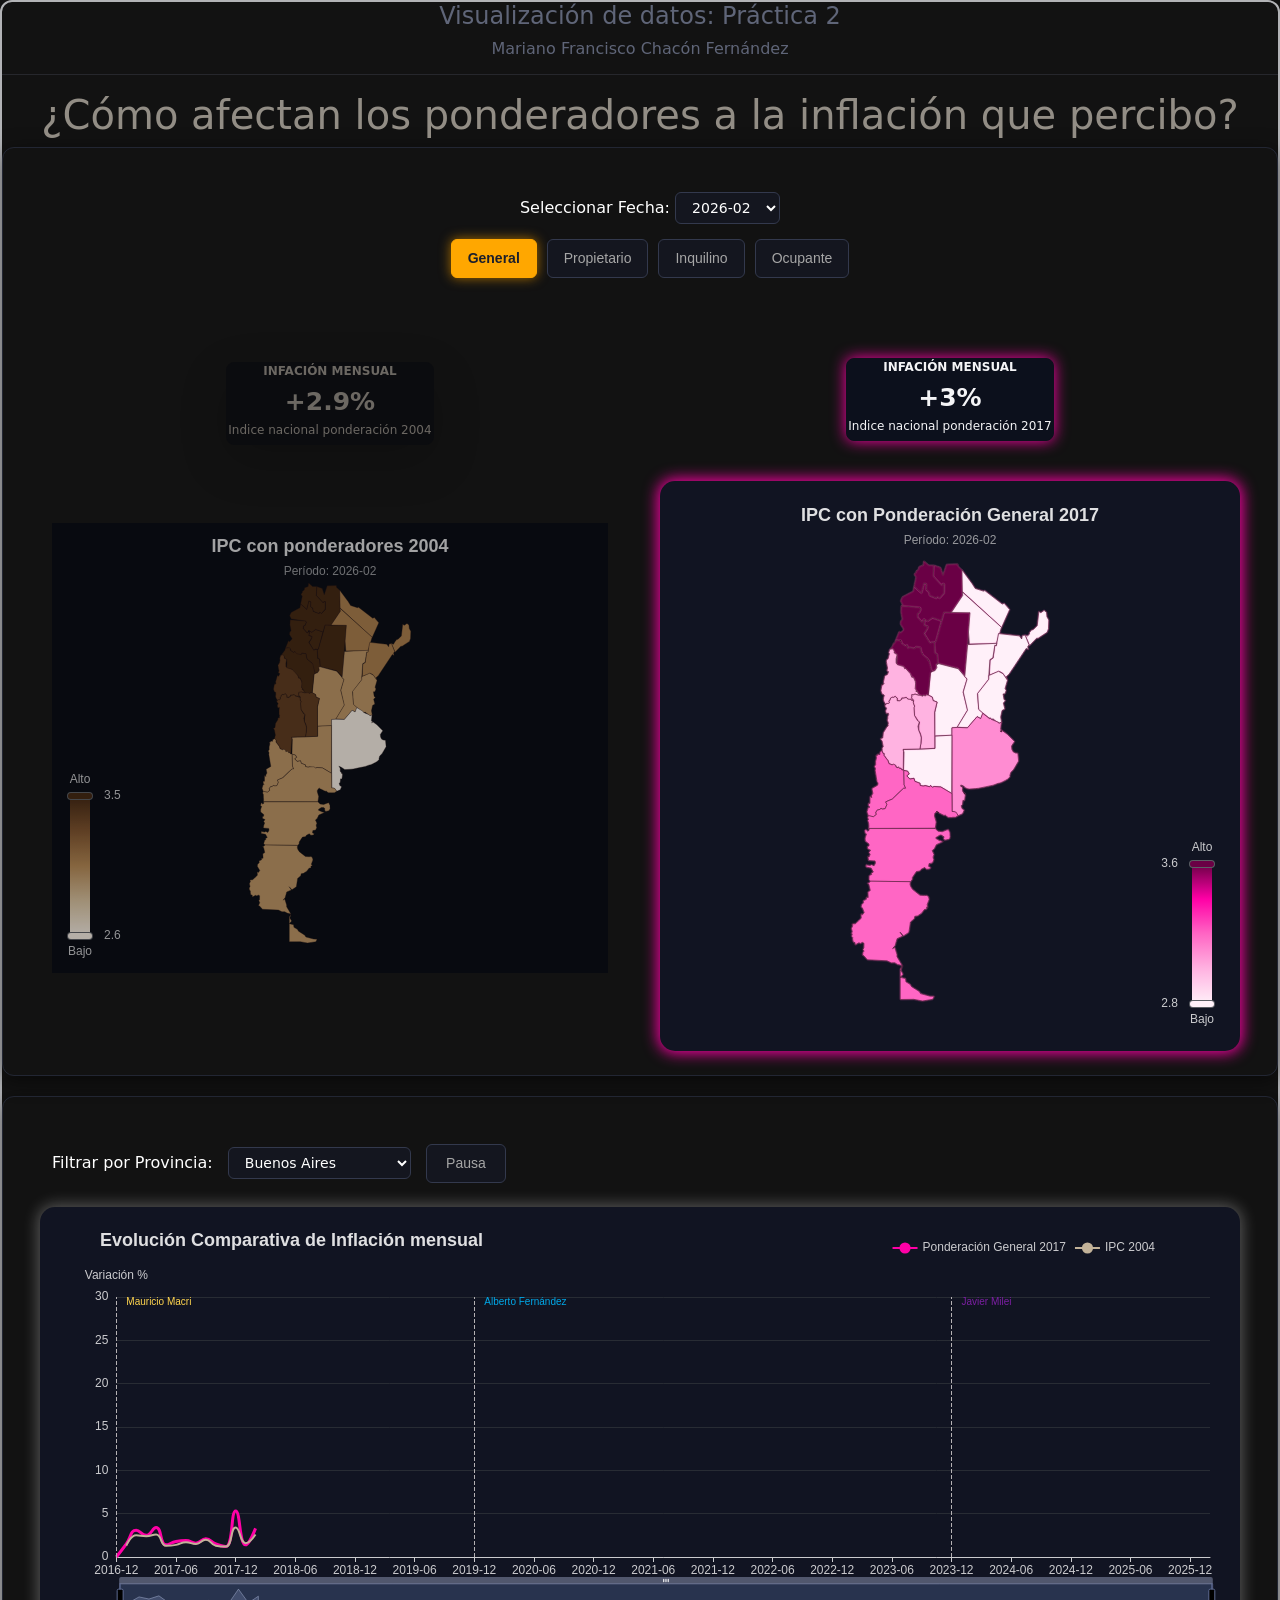
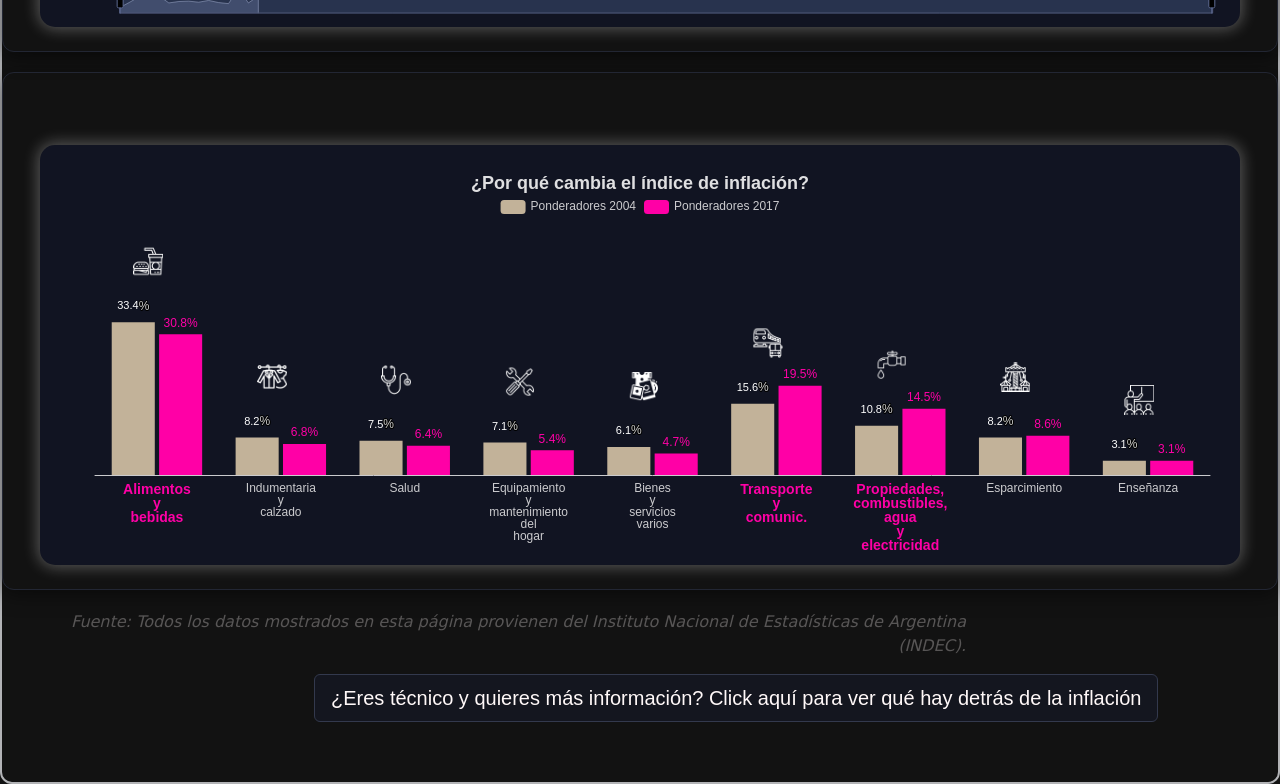
<file: index.html>
<!DOCTYPE html>
<html lang="en">
<head>
    <meta charset="UTF-8">
    <meta name="viewport" content="width=device-width, initial-scale=1.0">
    <title>Práctica 2 - Visualización de datos</title>

    <style>
        @view-transition {
            navigation: auto;
        }
    </style>
    <!-- Bootstrap CSS -->
    <link href="https://cdn.jsdelivr.net/npm/bootstrap@5.0.2/dist/css/bootstrap.min.css" rel="stylesheet" integrity="sha384-EVSTQN3/azprG1Anm3QDgpJLIm9Nao0Yz1ztcQTwFspd3yD65VohhpuuCOmLASjC" crossorigin="anonymous">
    <!-- Styles -->
    <link rel="stylesheet" href="styles.css">
</head>    
<body style="background-color: #121212; padding-bottom: 60px; border: 2px solid #b2b3b6; border-radius: 12px;">

    
    
    <div class = "Encabezado" style="align-items: center; justify-content: center; text-align: center;">
        <h4 style="color: #5f6578;">Visualización de datos: Práctica 2</h2>
        <h6 style="color: #5f6578;">Mariano Francisco Chacón Fernández</h3>

    </div>
    <hr style="border: none; border-top: 1px solid #5f6578; width: 100%;">

    <div class = "Encabezado" style="align-items: center; justify-content: center; text-align: center;">
        <h1 style="color: #928d85;">¿Cómo afectan los ponderadores a la inflación que percibo?</h2>
    </div>
    <!---  Recuadro ----->
    <div class="contenedor-recuadro">
        <div style="margin-left: 20px; margin-top: 20px;text-align: center;">
            <div class="controles">
                <label for="filtro-fecha" style="color: #ffffff;">Seleccionar Fecha:</label>
                
                <select id="filtro-fecha"></select>
            </div>

            <div class="filtros-ponderador" style="margin: 15px 0; display: flex; gap: 10px;justify-content: center;">
                <button class="btn-neon active" data-col="var_mens_pond_gral">General</button>
                <button class="btn-neon-rosa" data-col="var_mens_pond_prop">Propietario</button>
                <button class="btn-neon-rosa" data-col="var_mens_pond_inqui">Inquilino</button>
                <button class="btn-neon-rosa" data-col="var_mens_pond_ocupante">Ocupante</button>
            </div>
        </div>

        
        <div style="display: flex; gap: 40px; width: 100%; max-width: 1200px; margin: 0 auto; align-items: center; justify-content: space-between;">
            
            
            <div style="flex: 1; display: flex; flex-direction: column; min-height: 680px;">
                
                <!-- Inflación nacional ponderador 2004-->
                <div class="tarjeta-flotante-04 shadow-lg" style="width: fit-content; margin: 30px auto 40px auto; display: flex; flex-direction: column; align-items: center; justify-content: center; text-align: center; opacity: 0.7;">
                    <h6 class="titulo-tarjeta-04">Infación Mensual</h6>
                    <div class="valor-tarjeta-04" id="valor-tarjeta-04"></div>
                    <p class="subtexto-tarjeta-04">Indice nacional ponderación 2004</p>
                </div>
                
                <!-- Primer mapa -->
                <div class="container-fluid mt-2" style="width: 100%; opacity: 0.7; margin-top: auto !important; margin-bottom: auto !important;">
                    <div id="mapa" style="height: 450px; width: 100%;"></div>
                </div>
                
            </div>

                
            <div style="flex: 1; display: flex; flex-direction: column; min-height: 680px">
                <!-- Inflación nacional ponderador 2017-->
                <div class="tarjeta-flotante-17" style="width: fit-content; margin: 65px auto 40px auto; display: flex; flex-direction: column; align-items: center; justify-content: center; text-align: center;">
                    <h6 class="titulo-tarjeta-17">Infación Mensual</h6>
                    <div class="valor-tarjeta-17" id="valor-tarjeta-17"></div>
                    <p class="subtexto-tarjeta-17">Indice nacional ponderación 2017</p>
                </div>

                <!-- mapa ponderaciones 17 -->
                <div class="container-fluid mt-5 contenedor-neon" style="width: 100%; margin-top: auto !important; margin-bottom: auto !important;">
                    <div id="mapaNuevo" style="height: 550px; width: 100%;"></div>
                </div>
            </div>
        </div>

    </div>

    <div class="contenedor-recuadro">
        <!-- Gráfico de carrera de líneas -->

        <div style="width: 100%; max-width: 1200px; margin: 20px auto 0 auto; padding-left: 12px; padding-top: 3px">
            <div class="controles-grafico">
                <label for="filtro-provincia" style="color: #ffffff; margin-right: 10px;">Filtrar por Provincia:</label>
                <select id="filtro-provincia"></select>
                <button id="btn-play-pausa" class="btn-neon" style="min-width: 80px; margin-left: 10px;">Pausa</button>
            </div>
        </div>

        <div class="container-fluid mt-4 contenedor-neon-oscuro" style="width: 100%; max-width: 1200px; margin: 0 auto;">
            <div id="graficoCarrera" style="height: 400px; width: 100%;"></div>
        </div>
    </div>

    <div class="contenedor-recuadro">
        <!-- Gráfico barras -->
        <div class="container-fluid mt-5 mb-15 contenedor-neon-oscuro" style="width: 100%; max-width: 1200px; margin: 0 auto;">
            <div id="graficoPonderadores" style="height: 400px; width: 100%;"></div>
        </div>
    </div>

    <div class="container-fluid">
        <p style = "color: #585656; font-style: italic; text-align: right; margin-right: 300px;">
            Fuente: Todos los datos mostrados en esta página provienen del Instituto Nacional de Estadísticas de Argentina (INDEC).
        </p>
    </div>

    <div class="container-fluid" style="flex-direction: column">
        <a href="nueva_pagina.html" class="magico" style="text-decoration: none; display: inline-block; margin-left: 300px;">
            ¿Eres técnico y quieres más información? Click aquí para ver qué hay detrás de la inflación
        </a>
    </div>

    <!-- SCRIPTS -->
    <script src="echarts.min.js"></script>
    <script src="echarts-gl.min.js"></script>
    <script src="main.js"></script>
</body>
</html>
</file>
<file: styles.css>
.mapa {
    width: 100%;
    height: 600px;
}

.contenedor-neon {
    background-color: #111422;
    border-radius: 15px;
    box-shadow: 0 0 15px 2px #ff00a6;
    padding: 10px;
    transition: box-shadow 0.3s ease;
}

.contenedor-neon-correlaciones {
    background-color: #111422;
    border-radius: 15px;
    box-shadow: 0 0 15px 2px #00ff62;
    padding: 10px;
    transition: box-shadow 0.3s ease;
}

.contenedor-neon-oscuro {
    background-color: #111422;
    border-radius: 15px;
    box-shadow: 0 0 15px 2px rgba(255, 255, 255, 0.3);
    padding: 10px;
    transition: box-shadow 0.3s ease;
}

.filtros-ponderador {
    margin: 20px 0;
    display: flex;
    gap: 12px;
}


.btn-neon {
    background-color: #14161f;
    color: #a6a6a6;
    border: 1px solid #33394d;
    padding: 8px 16px;
    border-radius: 6px;
    font-family: sans-serif;
    font-size: 14px;
    font-weight: 500;
    cursor: pointer;
    transition: all 0.2s ease;
}


.btn-neon:hover {
    color: #ffffff;
    border-color: #FFA700;
    background-color: #1c1f2b;
}


.btn-neon.active {
    background-color: #FFA700;
    color: #1c1f2b;
    border-color: #FFA700;
    font-weight: bold;
    box-shadow: 0 0 12px #a66c01; 
}

.btn-neon-rosa {
    background-color: #14161f;
    color: #a6a6a6;
    border: 1px solid #33394d;
    padding: 8px 16px;
    border-radius: 6px;
    font-family: sans-serif;
    font-size: 14px;
    font-weight: 500;
    cursor: pointer;
    transition: all 0.2s ease;
}

.btn-neon-rosa:hover {
    color: #ffffff;
    border-color: #ff00a6;
    background-color: #1c1f2b;
}

.btn-neon-rosa.active {
    background-color: #ff00a6;
    color: #1c1f2b;
    border-color: #ff00a6;
    font-weight: bold;
    box-shadow: 0 0 12px #77004e; 
}

#filtro-fecha {
    background-color: #14161f;
    color: #ffffff;
    border: 1px solid #33394d;
    padding: 6px 12px;
    border-radius: 6px;
    font-size: 14px;
    outline: none;
    cursor: pointer;
}

#filtro-provincia {
    background-color: #14161f;
    color: #ffffff;
    border: 1px solid #33394d;
    padding: 6px 12px;
    border-radius: 6px;
    font-size: 14px;
    outline: none;
    cursor: pointer;
}

.fila-concepto {
    display: flex;
    align-items: center;
    gap: 20px;
    margin-bottom: 40px;
}
.contenedor-recuadro {
    width: 100%;
    max-width: 1300px;
    margin: 0 auto; 
    border: 1px solid #222633;
    border-radius: 12px;
    padding: 24px; 
    margin-bottom: 20px;          
    

    box-shadow: 0 4px 20px rgba(0, 0, 0, 0.5); 
}

.magico {
    background-color: #14161f;
    color: #fff8f8;
    border: 1px solid #33394d;
    padding: 8px 16px;
    border-radius: 6px;
    font-family: sans-serif;
    font-size: 20px;
    font-weight: 500;
    cursor: pointer;
    transition: all 0.2s ease;
}

.magico:hover {
    color: #00ff62;
    border-color: #00ff62;
    background-color: #1c1f2b;
}

.volver {
    background-color: #14161f;
    color: #a6a6a6;
    border: 1px solid #33394d;
    padding: 8px 16px;
    border-radius: 6px;
    font-family: sans-serif;
    font-size: 14px;
    font-weight: 500;
    cursor: pointer;
    transition: all 0.2s ease;
}

.volver:hover {
    color: #ff00a6;
    border-color: #ff00a6;
    background-color: #1c1f2b;
}

.tarjeta-flotante-04 {
    z-index: 10;
    background-color:#090a0f;
    border: 1px solid #090a0f;
    border-radius: 8px;
    box-shadow: 0 0 15px #7d5719;
}

.tarjeta-flotante-04 .titulo-tarjeta-04 {
    color: #928d85;
    margin: 1px 1px 5px 1px;
    font-size: 12px;
    text-transform: uppercase;
    font-weight: bold;
    align-items: center;
    justify-content: center;
    text-align: center;
}

.valor-tarjeta-04 {
    color: #928d85;
    font-size: 25px;
    font-weight: bold;
    align-items: center;
    justify-content: center;
    text-align: center;
}

.subtexto-tarjeta-04{
    color: #928d85;
    margin: 0 1px 5px 1px;
    font-size: 12px;
    font-weight: normal;
    align-items: center;
    justify-content: center;
    text-align: center;
}


.tarjeta-flotante-17 {
    z-index: 10;
    background-color:#0c101c;
    border: 1px solid #0c101c;
    border-radius: 8px;
    box-shadow: 0 0 15px #ff00a6;
}

.tarjeta-flotante-17 .titulo-tarjeta-17 {
    color: #f4f4f6;
    margin: 1px 1px 5px 1px;
    font-size: 12px;
    text-transform: uppercase;
    font-weight: bold;
    align-items: center;
    justify-content: center;
    text-align: center;
}

.valor-tarjeta-17 {
    color: #f4f4f6;
    font-size: 25px;
    font-weight: bold;
    align-items: center;
    justify-content: center;
    text-align: center;
}

.subtexto-tarjeta-17{
    color: #f4f4f6;
    margin: 0 1px 5px 1px;
    font-size: 12px;
    font-weight: normal;
    align-items: center;
    justify-content: center;
    text-align: center;
}

nodeGraph {
    width: 100%;
    height: 600px
}

/* 1. Preparamos el escenario tridimensional en la pantalla */
::view-transition-group(root) {
    perspective: 1500px; /* Da la sensación de profundidad de la cámara */
}

/* 2. Configuración de la página actual (Frente) */
::view-transition-old(root) {
    animation: 2.5s cubic-bezier(0.4, 0, 0.2, 1) both giro-salida;
    backface-visibility: hidden; /* Esconde la página vieja cuando se da la vuelta */
    transform-origin: center center;
}

/* 3. Configuración de la nueva página (Detrás) */
::view-transition-new(root) {
    animation: 2.5s cubic-bezier(0.4, 0, 0.2, 1) both giro-entrada;
    backface-visibility: hidden;
    transform-origin: center center;
}

/* 🔄 ANIMACIONES DE GIRO 3D */

/* La página actual rota 180 grados hacia la izquierda y se oculta */
@keyframes giro-salida {
    from {
        transform: rotateY(0deg);
        opacity: 1;
    }
    to {
        transform: rotateY(-180deg);
        opacity: 0; /* Suaviza el cambio en el punto medio */
    }
}

/* La nueva página empieza invertida a 180 grados y gira hasta quedar de frente (0deg) */
@keyframes giro-entrada {
    from {
        transform: rotateY(180deg);
        opacity: 0;
    }
    to {
        transform: rotateY(0deg);
        opacity: 1;
    }
}
</file>
